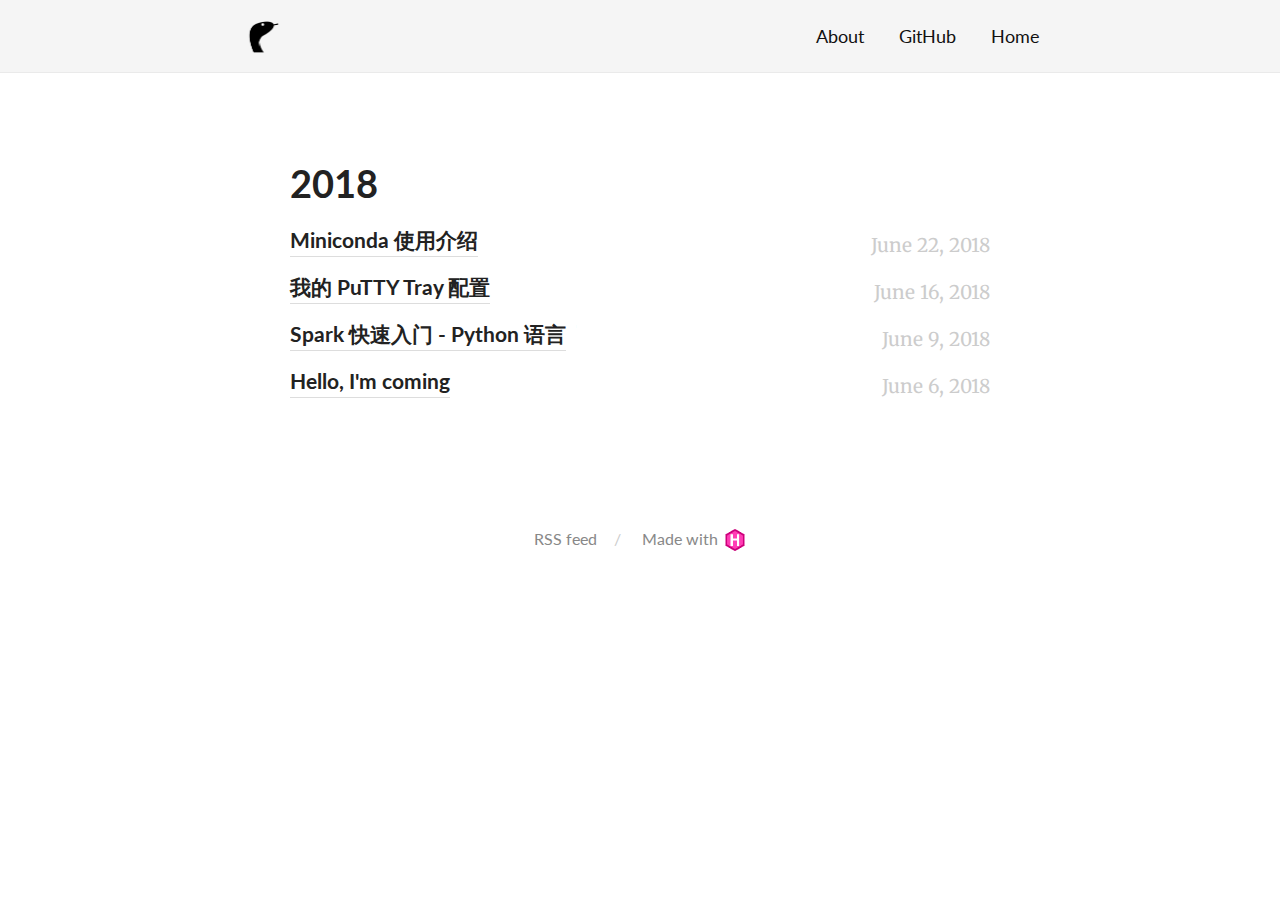
<file: index.html>
<!DOCTYPE html>
<html lang="en-us">
  <head>
    <meta charset="utf-8">
<meta name="viewport" content="width=device-width, initial-scale=1.0">
<meta name="generator" content="Hugo 0.41" />


<title>Luoxu34&#39;s Blog</title>
<meta property="og:title" content="Luoxu34&#39;s Blog">
<meta property="og:type" content="website">



<meta property="description" content="">





<link href="https://luoxu34.github.io/index.xml" rel="alternate" type="application/rss+xml" title="Luoxu34&#39;s Blog" />


<link rel="icon" href="https://luoxu34.github.io/images/favicon.png" type="image/x-icon"/>
<link rel="stylesheet" href="https://luoxu34.github.io/css/main.css" media="all">
<link rel="stylesheet" href="//fonts.googleapis.com/css?family=Merriweather:400|Lato:400,400italic,700">

  </head>
  <body>
    <div class="wrapper">
      <header class="header">
        <nav class="nav">
  <a href="https://luoxu34.github.io/" class="nav-logo">
    <img src="https://luoxu34.github.io/images/logo.png" 
         width="50" 
         height="50" 
         alt="Logo">
  </a>

  <ul class="nav-links">
    
    <li><a href="/about/">About</a></li>
    
    <li><a href="https://github.com/luoxu34">GitHub</a></li>
    
    <li><a href="https://luoxu34.github.io/">Home</a></li>
    
  </ul>
</nav>

      </header>


<main class="content" role="main">

  <div class="archive">
    
    <h2 class="archive-title">2018</h2>
    
    <article class="archive-item">
      <a href="https://luoxu34.github.io/2018/06/22/miniconda-%E4%BD%BF%E7%94%A8%E4%BB%8B%E7%BB%8D/" class="archive-item-link">Miniconda 使用介绍</a>
      <span class="archive-item-date">
        June 22, 2018
      </span>
    </article>
    
    <article class="archive-item">
      <a href="https://luoxu34.github.io/2018/06/16/%E6%88%91%E7%9A%84-putty-tray-%E9%85%8D%E7%BD%AE/" class="archive-item-link">我的 PuTTY Tray 配置</a>
      <span class="archive-item-date">
        June 16, 2018
      </span>
    </article>
    
    <article class="archive-item">
      <a href="https://luoxu34.github.io/2018/06/09/spark-%E5%BF%AB%E9%80%9F%E5%85%A5%E9%97%A8---python-%E8%AF%AD%E8%A8%80/" class="archive-item-link">Spark 快速入门 - Python 语言</a>
      <span class="archive-item-date">
        June 9, 2018
      </span>
    </article>
    
    <article class="archive-item">
      <a href="https://luoxu34.github.io/2018/06/06/hello-im-coming/" class="archive-item-link">Hello, I&#39;m coming</a>
      <span class="archive-item-date">
        June 6, 2018
      </span>
    </article>
    
    
  </div>

</main>

      <footer class="footer">
        <ul class="footer-links">
          <li>
            <a href="https://luoxu34.github.io/index.xml" type="application/rss+xml" target="_blank">RSS feed</a>
          </li>
          <li>
            <a href="https://gohugo.io/" class="footer-links-kudos">Made with <img src="https://luoxu34.github.io/images/hugo-logo.png" width="22" height="22"></a>
          </li>
        </ul>
      </footer>

    </div>

    
  </body>
</html>
</file>
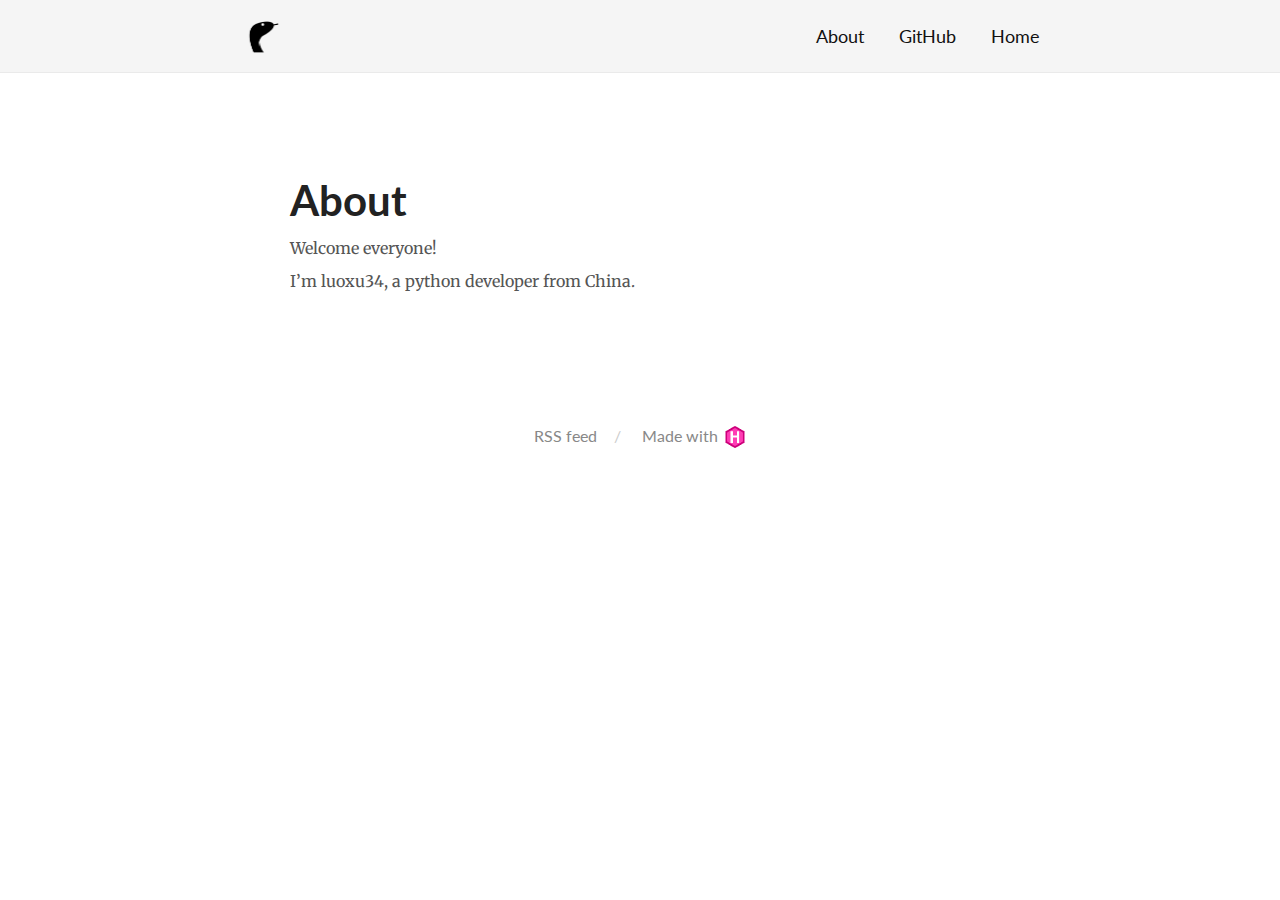
<file: about/index.html>
<!DOCTYPE html>
<html lang="en-us">
  <head>
    <meta charset="utf-8">
<meta name="viewport" content="width=device-width, initial-scale=1.0">
<meta name="generator" content="Hugo 0.41" />


<title>About - Luoxu34&#39;s Blog</title>
<meta property="og:title" content="About - Luoxu34&#39;s Blog">



  






<link rel="icon" href="https://luoxu34.github.io/images/favicon.png" type="image/x-icon"/>
<link rel="stylesheet" href="https://luoxu34.github.io/css/main.css" media="all">
<link rel="stylesheet" href="//fonts.googleapis.com/css?family=Merriweather:400|Lato:400,400italic,700">

  </head>
  <body>
    <div class="wrapper">
      <header class="header">
        <nav class="nav">
  <a href="https://luoxu34.github.io/" class="nav-logo">
    <img src="https://luoxu34.github.io/images/logo.png" 
         width="50" 
         height="50" 
         alt="Logo">
  </a>

  <ul class="nav-links">
    
    <li><a href="/about/">About</a></li>
    
    <li><a href="https://github.com/luoxu34">GitHub</a></li>
    
    <li><a href="https://luoxu34.github.io/">Home</a></li>
    
  </ul>
</nav>

      </header>


<main class="content" role="main">

  <article class="article">
    

    <h1 class="article-title">About</h1>

    

    <div class="article-content">
      <p>Welcome everyone!</p>

<p>I&rsquo;m luoxu34, a python developer from China.</p>

    </div>
  </article>

  

</main>

      <footer class="footer">
        <ul class="footer-links">
          <li>
            <a href="https://luoxu34.github.io/index.xml" type="application/rss+xml" target="_blank">RSS feed</a>
          </li>
          <li>
            <a href="https://gohugo.io/" class="footer-links-kudos">Made with <img src="https://luoxu34.github.io/images/hugo-logo.png" width="22" height="22"></a>
          </li>
        </ul>
      </footer>

    </div>

    
  </body>
</html>
</file>
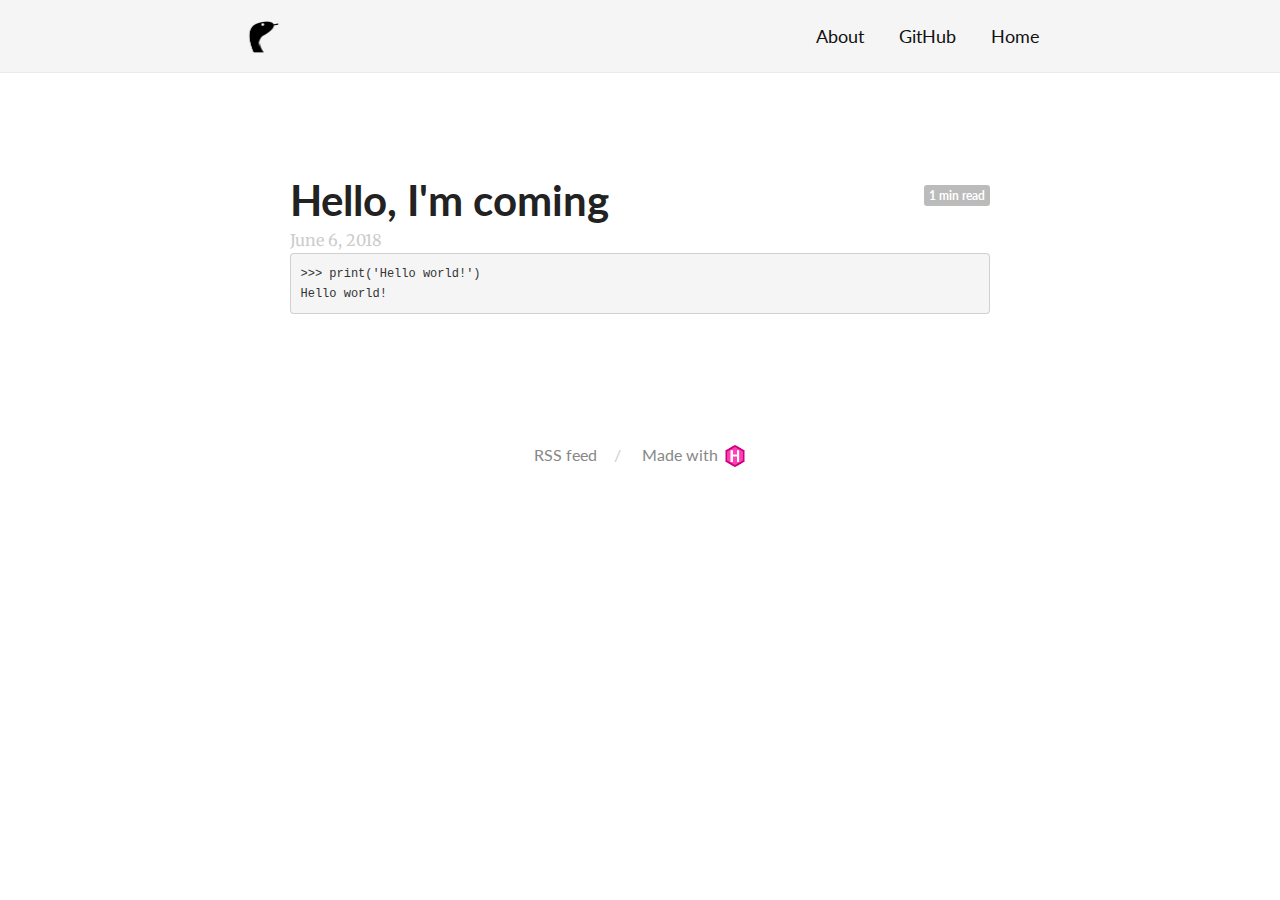
<file: 2018/06/06/hello-im-coming/index.html>
<!DOCTYPE html>
<html lang="en-us">
  <head>
    <meta charset="utf-8">
<meta name="viewport" content="width=device-width, initial-scale=1.0">
<meta name="generator" content="Hugo 0.41" />


<title>Hello, I&#39;m coming - Luoxu34&#39;s Blog</title>
<meta property="og:title" content="Hello, I&#39;m coming - Luoxu34&#39;s Blog">



  






<link rel="icon" href="https://luoxu34.github.io/images/favicon.png" type="image/x-icon"/>
<link rel="stylesheet" href="https://luoxu34.github.io/css/main.css" media="all">
<link rel="stylesheet" href="//fonts.googleapis.com/css?family=Merriweather:400|Lato:400,400italic,700">

  </head>
  <body>
    <div class="wrapper">
      <header class="header">
        <nav class="nav">
  <a href="https://luoxu34.github.io/" class="nav-logo">
    <img src="https://luoxu34.github.io/images/logo.png" 
         width="50" 
         height="50" 
         alt="Logo">
  </a>

  <ul class="nav-links">
    
    <li><a href="/about/">About</a></li>
    
    <li><a href="https://github.com/luoxu34">GitHub</a></li>
    
    <li><a href="https://luoxu34.github.io/">Home</a></li>
    
  </ul>
</nav>

      </header>


<main class="content" role="main">

  <article class="article">
    
    <span class="article-duration">1 min read</span>
    

    <h1 class="article-title">Hello, I&#39;m coming</h1>

    
    <span class="article-date">June 6, 2018</span>
    

    <div class="article-content">
      <pre><code class="language-python">&gt;&gt;&gt; print('Hello world!')
Hello world!
</code></pre>

    </div>
  </article>

  

</main>

      <footer class="footer">
        <ul class="footer-links">
          <li>
            <a href="https://luoxu34.github.io/index.xml" type="application/rss+xml" target="_blank">RSS feed</a>
          </li>
          <li>
            <a href="https://gohugo.io/" class="footer-links-kudos">Made with <img src="https://luoxu34.github.io/images/hugo-logo.png" width="22" height="22"></a>
          </li>
        </ul>
      </footer>

    </div>

    
  </body>
</html>
</file>
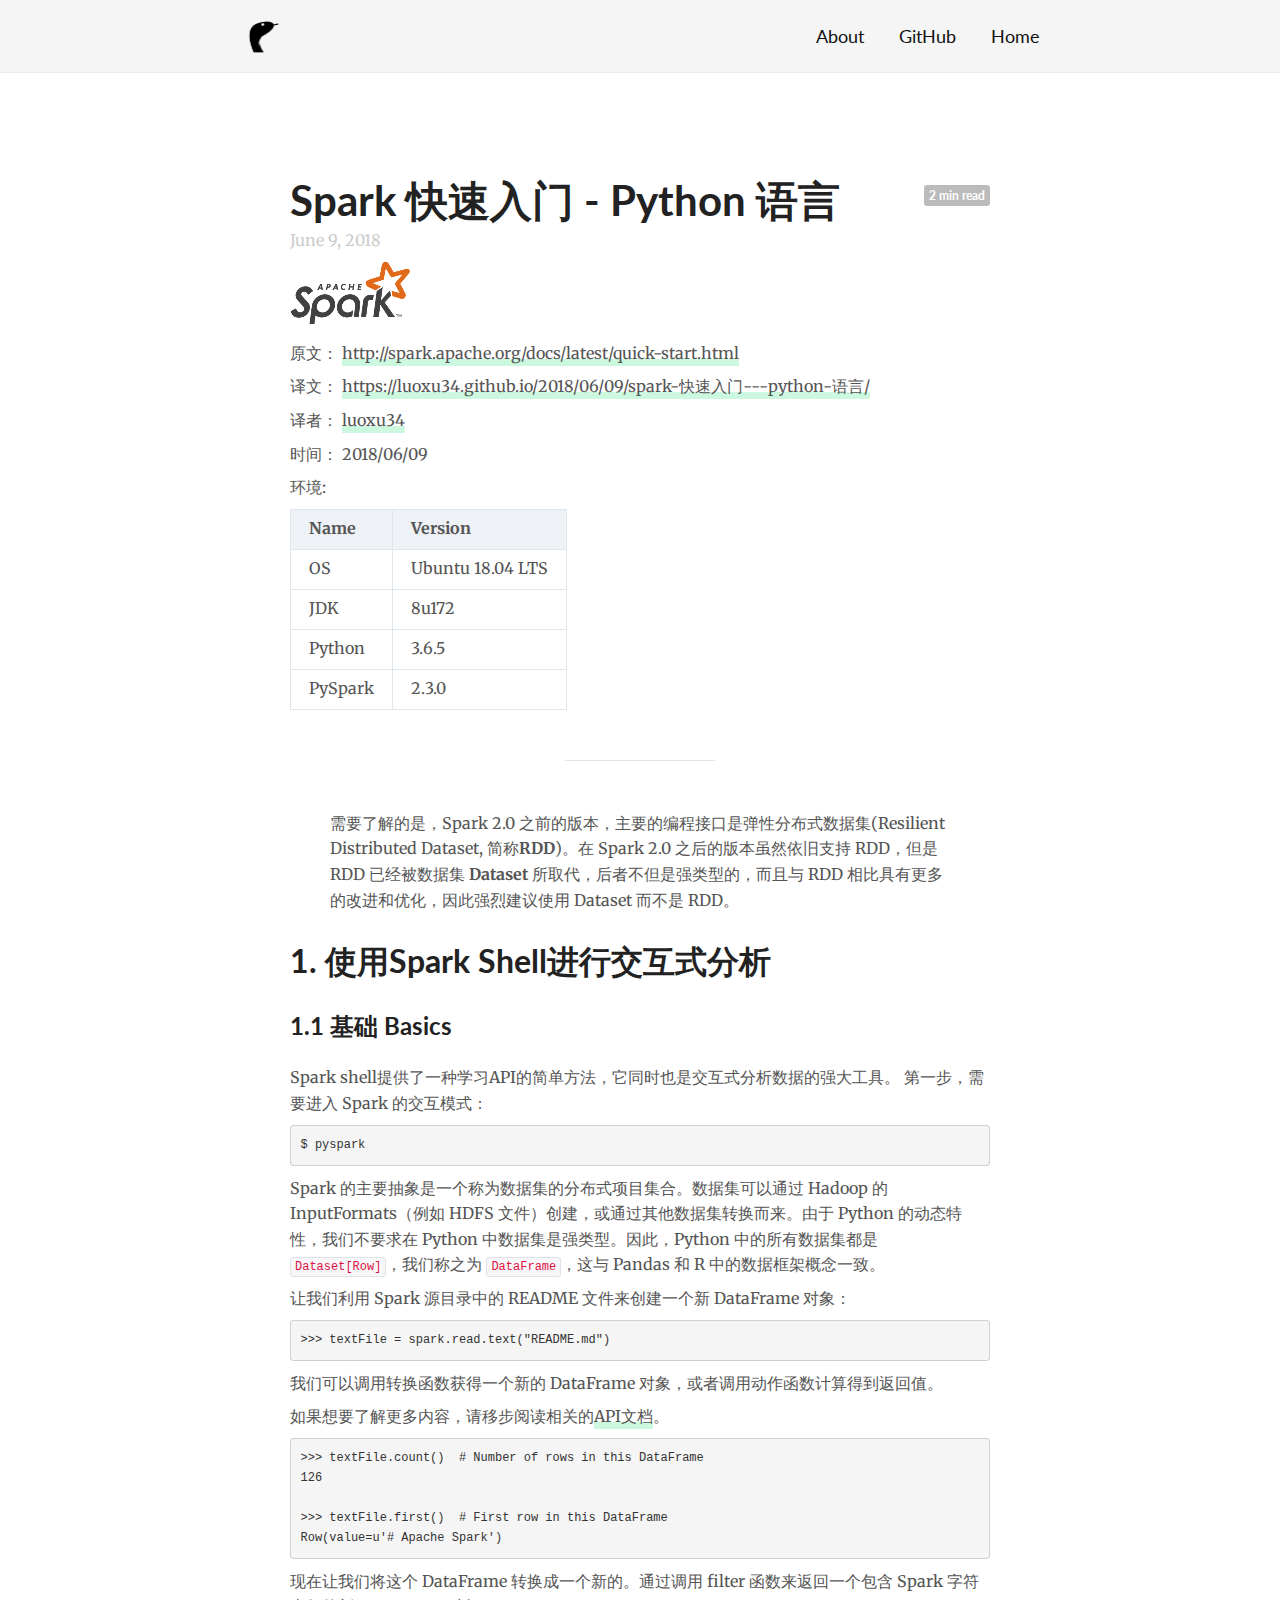
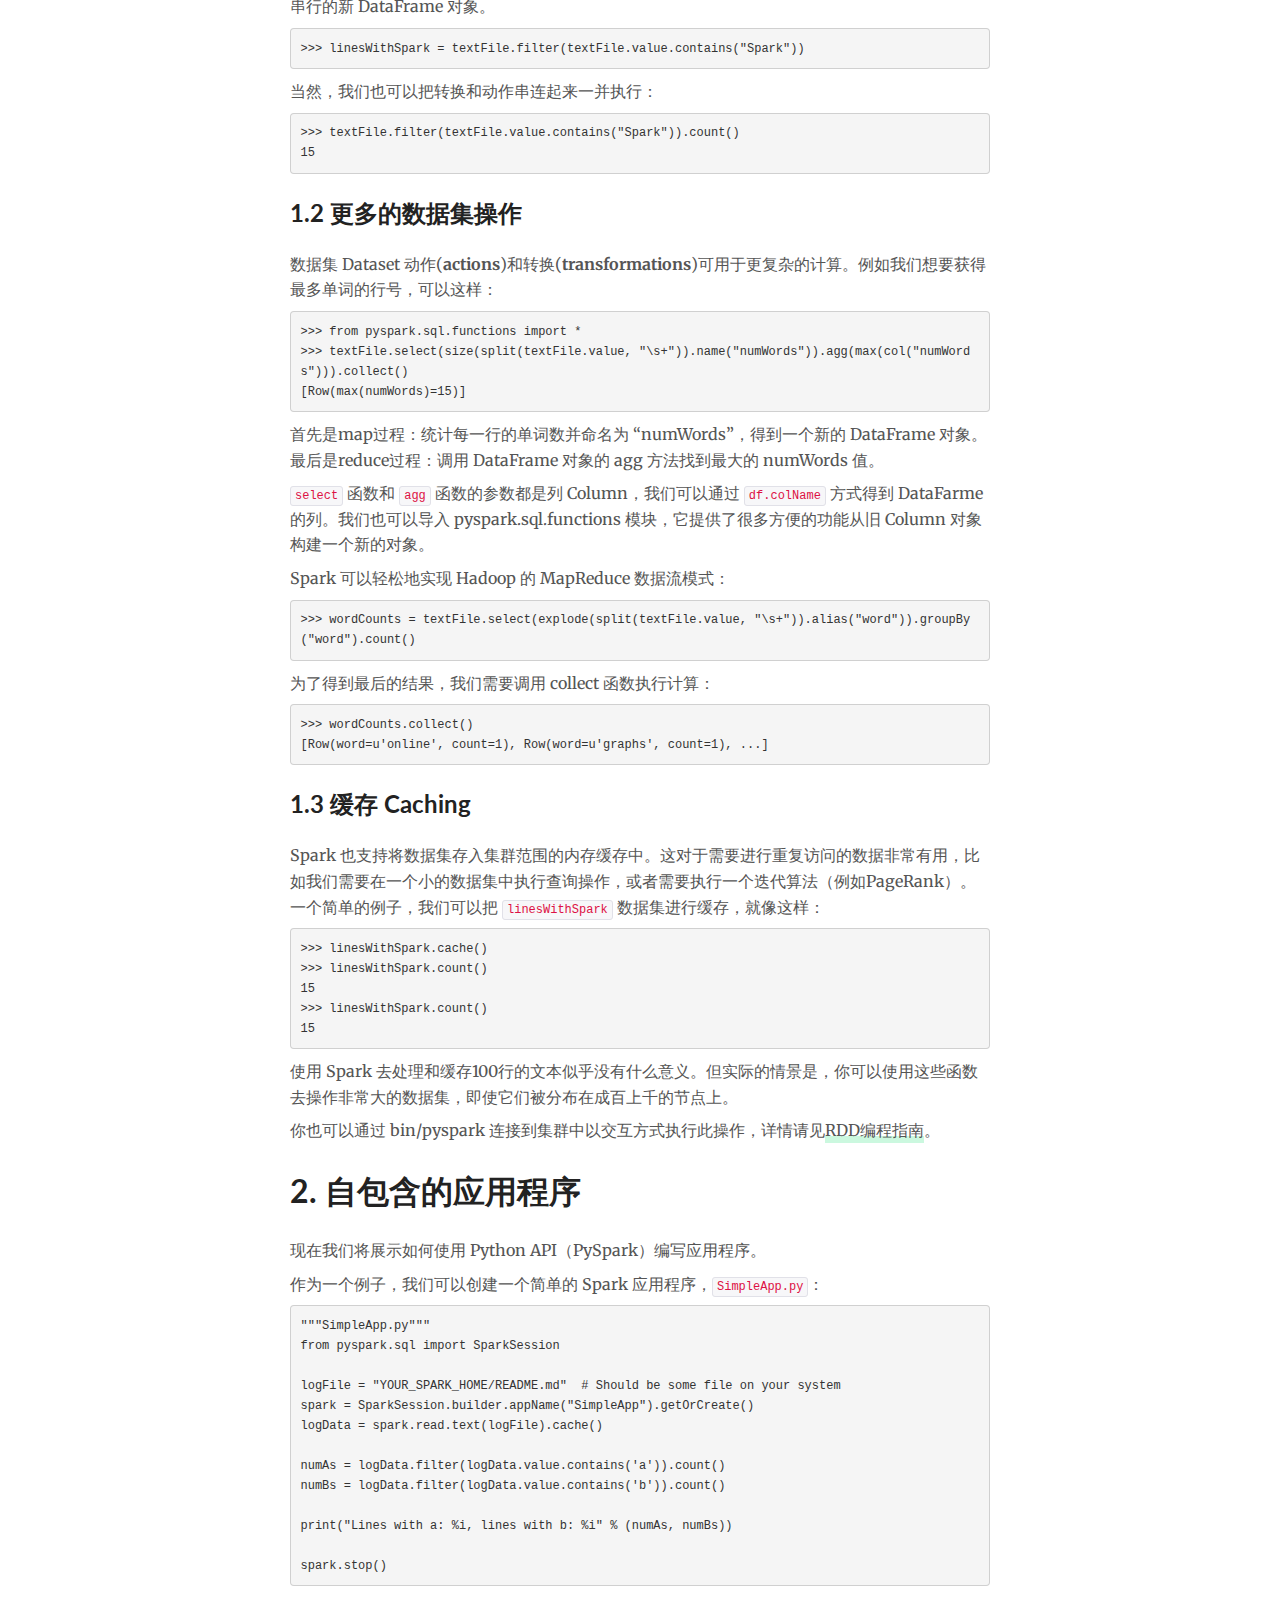
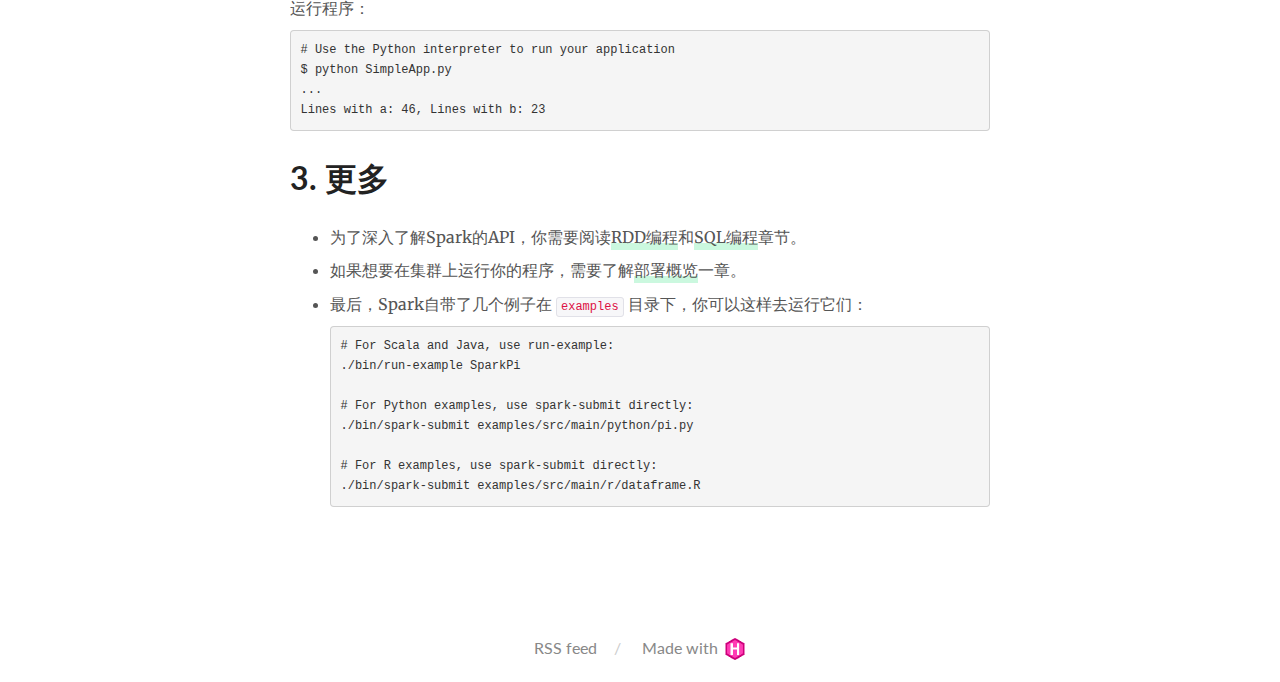
<file: 2018/06/09/spark-快速入门---python-语言/index.html>
<!DOCTYPE html>
<html lang="en-us">
  <head>
    <meta charset="utf-8">
<meta name="viewport" content="width=device-width, initial-scale=1.0">
<meta name="generator" content="Hugo 0.41" />


<title>Spark 快速入门 - Python 语言 - Luoxu34&#39;s Blog</title>
<meta property="og:title" content="Spark 快速入门 - Python 语言 - Luoxu34&#39;s Blog">



  






<link rel="icon" href="https://luoxu34.github.io/images/favicon.png" type="image/x-icon"/>
<link rel="stylesheet" href="https://luoxu34.github.io/css/main.css" media="all">
<link rel="stylesheet" href="//fonts.googleapis.com/css?family=Merriweather:400|Lato:400,400italic,700">

  </head>
  <body>
    <div class="wrapper">
      <header class="header">
        <nav class="nav">
  <a href="https://luoxu34.github.io/" class="nav-logo">
    <img src="https://luoxu34.github.io/images/logo.png" 
         width="50" 
         height="50" 
         alt="Logo">
  </a>

  <ul class="nav-links">
    
    <li><a href="/about/">About</a></li>
    
    <li><a href="https://github.com/luoxu34">GitHub</a></li>
    
    <li><a href="https://luoxu34.github.io/">Home</a></li>
    
  </ul>
</nav>

      </header>


<main class="content" role="main">

  <article class="article">
    
    <span class="article-duration">2 min read</span>
    

    <h1 class="article-title">Spark 快速入门 - Python 语言</h1>

    
    <span class="article-date">June 9, 2018</span>
    

    <div class="article-content">
      

<p><img src="https://luoxu34.github.io/images/spark-logo.png" alt="spark-logo" /></p>

<p>原文： <a href="http://spark.apache.org/docs/latest/quick-start.html">http://spark.apache.org/docs/latest/quick-start.html</a></p>

<p>译文： <a href="https://luoxu34.github.io/2018/06/09/spark-快速入门---python-语言/">https://luoxu34.github.io/2018/06/09/spark-快速入门---python-语言/</a></p>

<p>译者： <a href="https://github.com/luoxu34">luoxu34</a></p>

<p>时间： 2018/06/09</p>

<p>环境:</p>

<table>
<thead>
<tr>
<th align="left">Name</th>
<th align="left">Version</th>
</tr>
</thead>

<tbody>
<tr>
<td align="left">OS</td>
<td align="left">Ubuntu 18.04 LTS</td>
</tr>

<tr>
<td align="left">JDK</td>
<td align="left">8u172</td>
</tr>

<tr>
<td align="left">Python</td>
<td align="left">3.6.5</td>
</tr>

<tr>
<td align="left">PySpark</td>
<td align="left">2.3.0</td>
</tr>
</tbody>
</table>

<hr />

<blockquote>
<p>需要了解的是，Spark 2.0  之前的版本，主要的编程接口是弹性分布式数据集(Resilient Distributed Dataset, 简称<strong>RDD</strong>)。在 Spark 2.0 之后的版本虽然依旧支持 RDD，但是 RDD 已经被数据集 <strong>Dataset</strong> 所取代，后者不但是强类型的，而且与 RDD 相比具有更多的改进和优化，因此强烈建议使用 Dataset 而不是 RDD。</p>
</blockquote>

<h1 id="1-使用spark-shell进行交互式分析">1. 使用Spark Shell进行交互式分析</h1>

<h2 id="1-1-基础-basics">1.1 基础 Basics</h2>

<p>Spark shell提供了一种学习API的简单方法，它同时也是交互式分析数据的强大工具。
第一步，需要进入 Spark 的交互模式：</p>

<pre><code>$ pyspark
</code></pre>

<p>Spark 的主要抽象是一个称为数据集的分布式项目集合。数据集可以通过 Hadoop 的 InputFormats（例如 HDFS 文件）创建，或通过其他数据集转换而来。由于 Python 的动态特性，我们不要求在 Python 中数据集是强类型。因此，Python 中的所有数据集都是 <code>Dataset[Row]</code>，我们称之为 <code>DataFrame</code>，这与 Pandas 和 R 中的数据框架概念一致。</p>

<p>让我们利用 Spark 源目录中的 README 文件来创建一个新 DataFrame 对象：</p>

<pre><code>&gt;&gt;&gt; textFile = spark.read.text(&quot;README.md&quot;)
</code></pre>

<p>我们可以调用转换函数获得一个新的 DataFrame 对象，或者调用动作函数计算得到返回值。</p>

<p>如果想要了解更多内容，请移步阅读相关的<a href="http://spark.apache.org/docs/latest/api/python/index.html#pyspark.sql.DataFrame">API文档</a>。</p>

<pre><code>&gt;&gt;&gt; textFile.count()  # Number of rows in this DataFrame
126

&gt;&gt;&gt; textFile.first()  # First row in this DataFrame
Row(value=u'# Apache Spark')
</code></pre>

<p>现在让我们将这个 DataFrame 转换成一个新的。通过调用 filter 函数来返回一个包含 Spark 字符串行的新 DataFrame 对象。</p>

<pre><code>&gt;&gt;&gt; linesWithSpark = textFile.filter(textFile.value.contains(&quot;Spark&quot;))
</code></pre>

<p>当然，我们也可以把转换和动作串连起来一并执行：</p>

<pre><code>&gt;&gt;&gt; textFile.filter(textFile.value.contains(&quot;Spark&quot;)).count()
15
</code></pre>

<h2 id="1-2-更多的数据集操作">1.2 更多的数据集操作</h2>

<p>数据集 Dataset 动作(<strong>actions</strong>)和转换(<strong>transformations</strong>)可用于更复杂的计算。例如我们想要获得最多单词的行号，可以这样：</p>

<pre><code>&gt;&gt;&gt; from pyspark.sql.functions import *
&gt;&gt;&gt; textFile.select(size(split(textFile.value, &quot;\s+&quot;)).name(&quot;numWords&quot;)).agg(max(col(&quot;numWords&quot;))).collect()
[Row(max(numWords)=15)]
</code></pre>

<p>首先是map过程：统计每一行的单词数并命名为 &ldquo;numWords&rdquo;，得到一个新的 DataFrame 对象。最后是reduce过程：调用 DataFrame 对象的 agg 方法找到最大的 numWords 值。</p>

<p><code>select</code> 函数和 <code>agg</code> 函数的参数都是列 Column，我们可以通过 <code>df.colName</code> 方式得到 DataFarme 的列。我们也可以导入 pyspark.sql.functions 模块，它提供了很多方便的功能从旧 Column 对象构建一个新的对象。</p>

<p>Spark 可以轻松地实现 Hadoop 的 MapReduce 数据流模式：</p>

<pre><code>&gt;&gt;&gt; wordCounts = textFile.select(explode(split(textFile.value, &quot;\s+&quot;)).alias(&quot;word&quot;)).groupBy(&quot;word&quot;).count()
</code></pre>

<p>为了得到最后的结果，我们需要调用 collect 函数执行计算：</p>

<pre><code>&gt;&gt;&gt; wordCounts.collect()
[Row(word=u'online', count=1), Row(word=u'graphs', count=1), ...]
</code></pre>

<h2 id="1-3-缓存-caching">1.3 缓存 Caching</h2>

<p>Spark 也支持将数据集存入集群范围的内存缓存中。这对于需要进行重复访问的数据非常有用，比如我们需要在一个小的数据集中执行查询操作，或者需要执行一个迭代算法（例如PageRank）。
一个简单的例子，我们可以把 <code>linesWithSpark</code> 数据集进行缓存，就像这样：</p>

<pre><code>&gt;&gt;&gt; linesWithSpark.cache()
&gt;&gt;&gt; linesWithSpark.count()
15
&gt;&gt;&gt; linesWithSpark.count()
15
</code></pre>

<p>使用 Spark 去处理和缓存100行的文本似乎没有什么意义。但实际的情景是，你可以使用这些函数去操作非常大的数据集，即使它们被分布在成百上千的节点上。</p>

<p>你也可以通过 bin/pyspark 连接到集群中以交互方式执行此操作，详情请见<a href="http://spark.apache.org/docs/latest/rdd-programming-guide.html#using-the-shell">RDD编程指南</a>。</p>

<h1 id="2-自包含的应用程序">2. 自包含的应用程序</h1>

<p>现在我们将展示如何使用 Python API（PySpark）编写应用程序。</p>

<p>作为一个例子，我们可以创建一个简单的 Spark 应用程序，<code>SimpleApp.py</code>：</p>

<pre><code>&quot;&quot;&quot;SimpleApp.py&quot;&quot;&quot;
from pyspark.sql import SparkSession

logFile = &quot;YOUR_SPARK_HOME/README.md&quot;  # Should be some file on your system
spark = SparkSession.builder.appName(&quot;SimpleApp&quot;).getOrCreate()
logData = spark.read.text(logFile).cache()

numAs = logData.filter(logData.value.contains('a')).count()
numBs = logData.filter(logData.value.contains('b')).count()

print(&quot;Lines with a: %i, lines with b: %i&quot; % (numAs, numBs))

spark.stop()
</code></pre>

<p>运行程序：</p>

<pre><code># Use the Python interpreter to run your application
$ python SimpleApp.py
...
Lines with a: 46, Lines with b: 23
</code></pre>

<h1 id="3-更多">3. 更多</h1>

<ul>
<li><p>为了深入了解Spark的API，你需要阅读<a href="http://spark.apache.org/docs/latest/rdd-programming-guide.html">RDD编程</a>和<a href="http://spark.apache.org/docs/latest/rdd-programming-guide.html">SQL编程</a>章节。</p></li>

<li><p>如果想要在集群上运行你的程序，需要了解<a href="http://spark.apache.org/docs/latest/rdd-programming-guide.html">部署概览</a>一章。</p></li>

<li><p>最后，Spark自带了几个例子在 <code>examples</code> 目录下，你可以这样去运行它们：</p>

<pre><code># For Scala and Java, use run-example:
./bin/run-example SparkPi

# For Python examples, use spark-submit directly:
./bin/spark-submit examples/src/main/python/pi.py

# For R examples, use spark-submit directly:
./bin/spark-submit examples/src/main/r/dataframe.R
</code></pre></li>
</ul>

    </div>
  </article>

  

</main>

      <footer class="footer">
        <ul class="footer-links">
          <li>
            <a href="https://luoxu34.github.io/index.xml" type="application/rss+xml" target="_blank">RSS feed</a>
          </li>
          <li>
            <a href="https://gohugo.io/" class="footer-links-kudos">Made with <img src="https://luoxu34.github.io/images/hugo-logo.png" width="22" height="22"></a>
          </li>
        </ul>
      </footer>

    </div>

    
  </body>
</html>
</file>
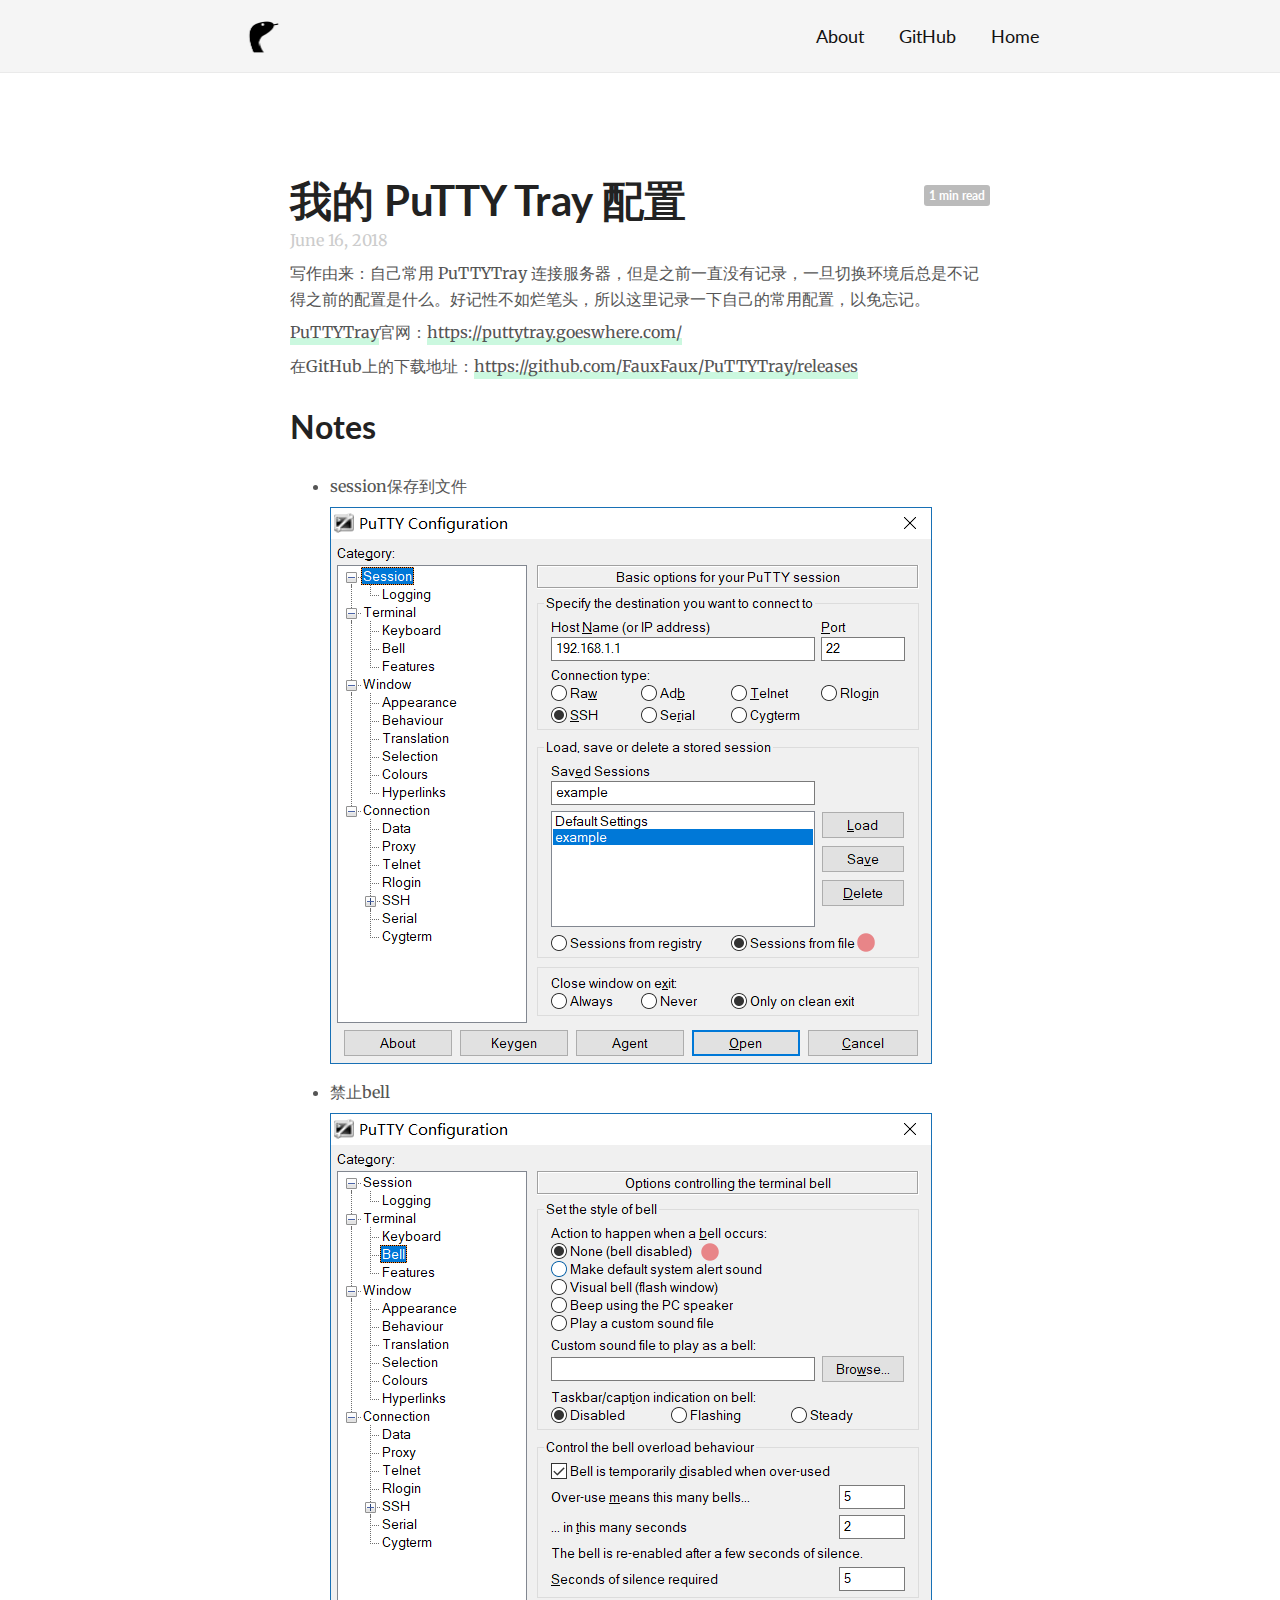
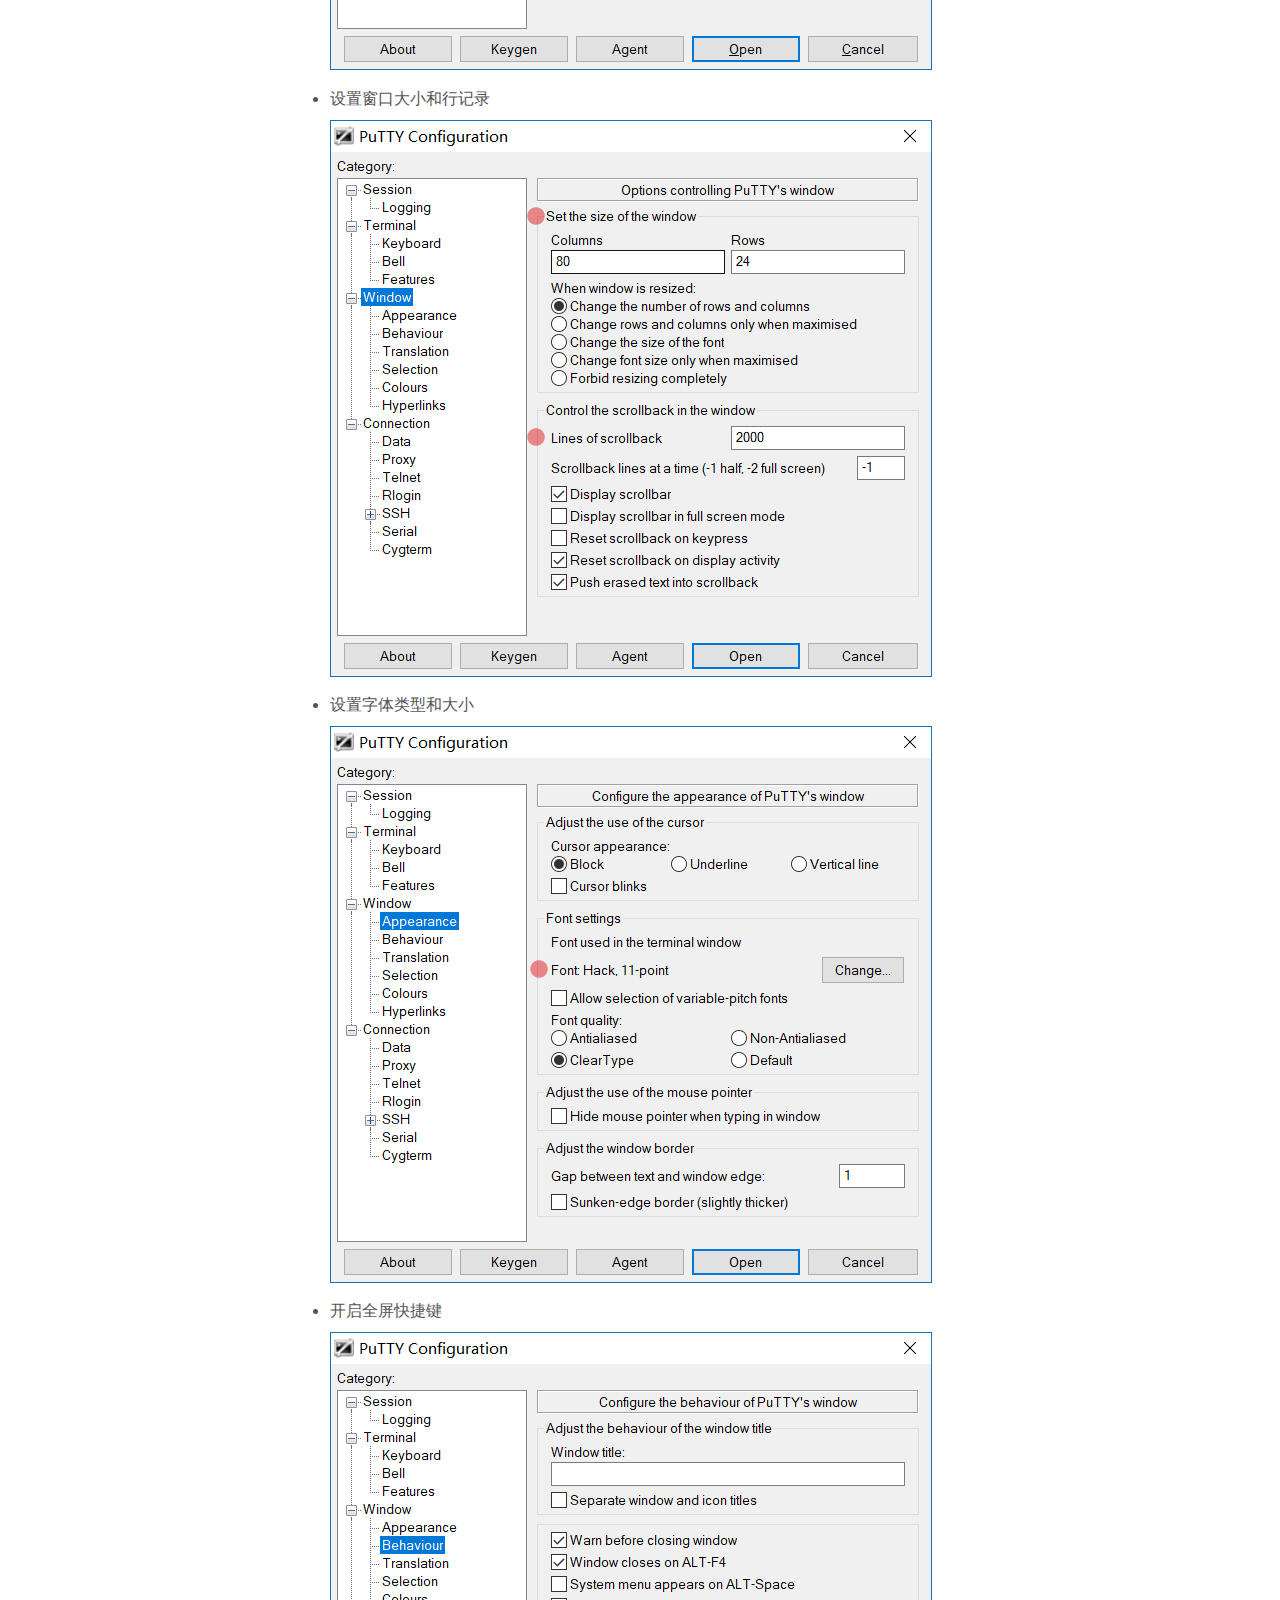
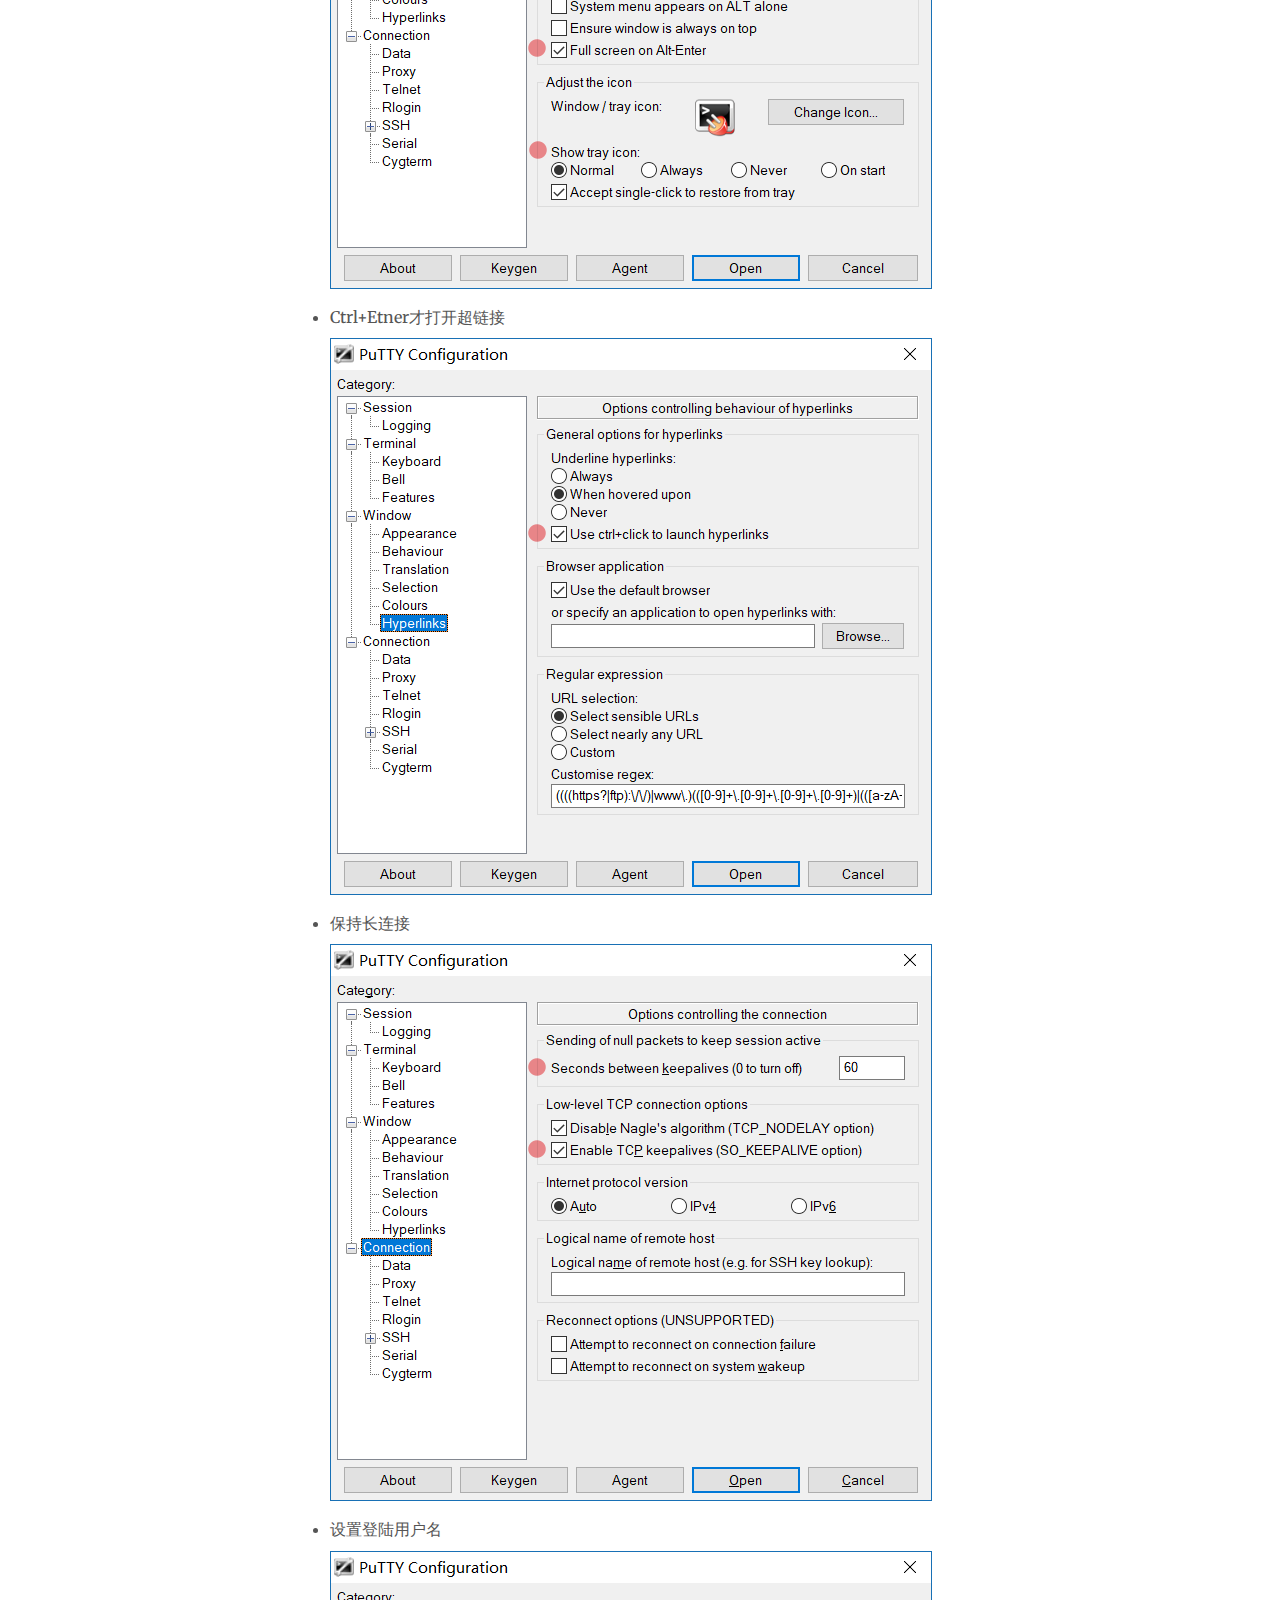
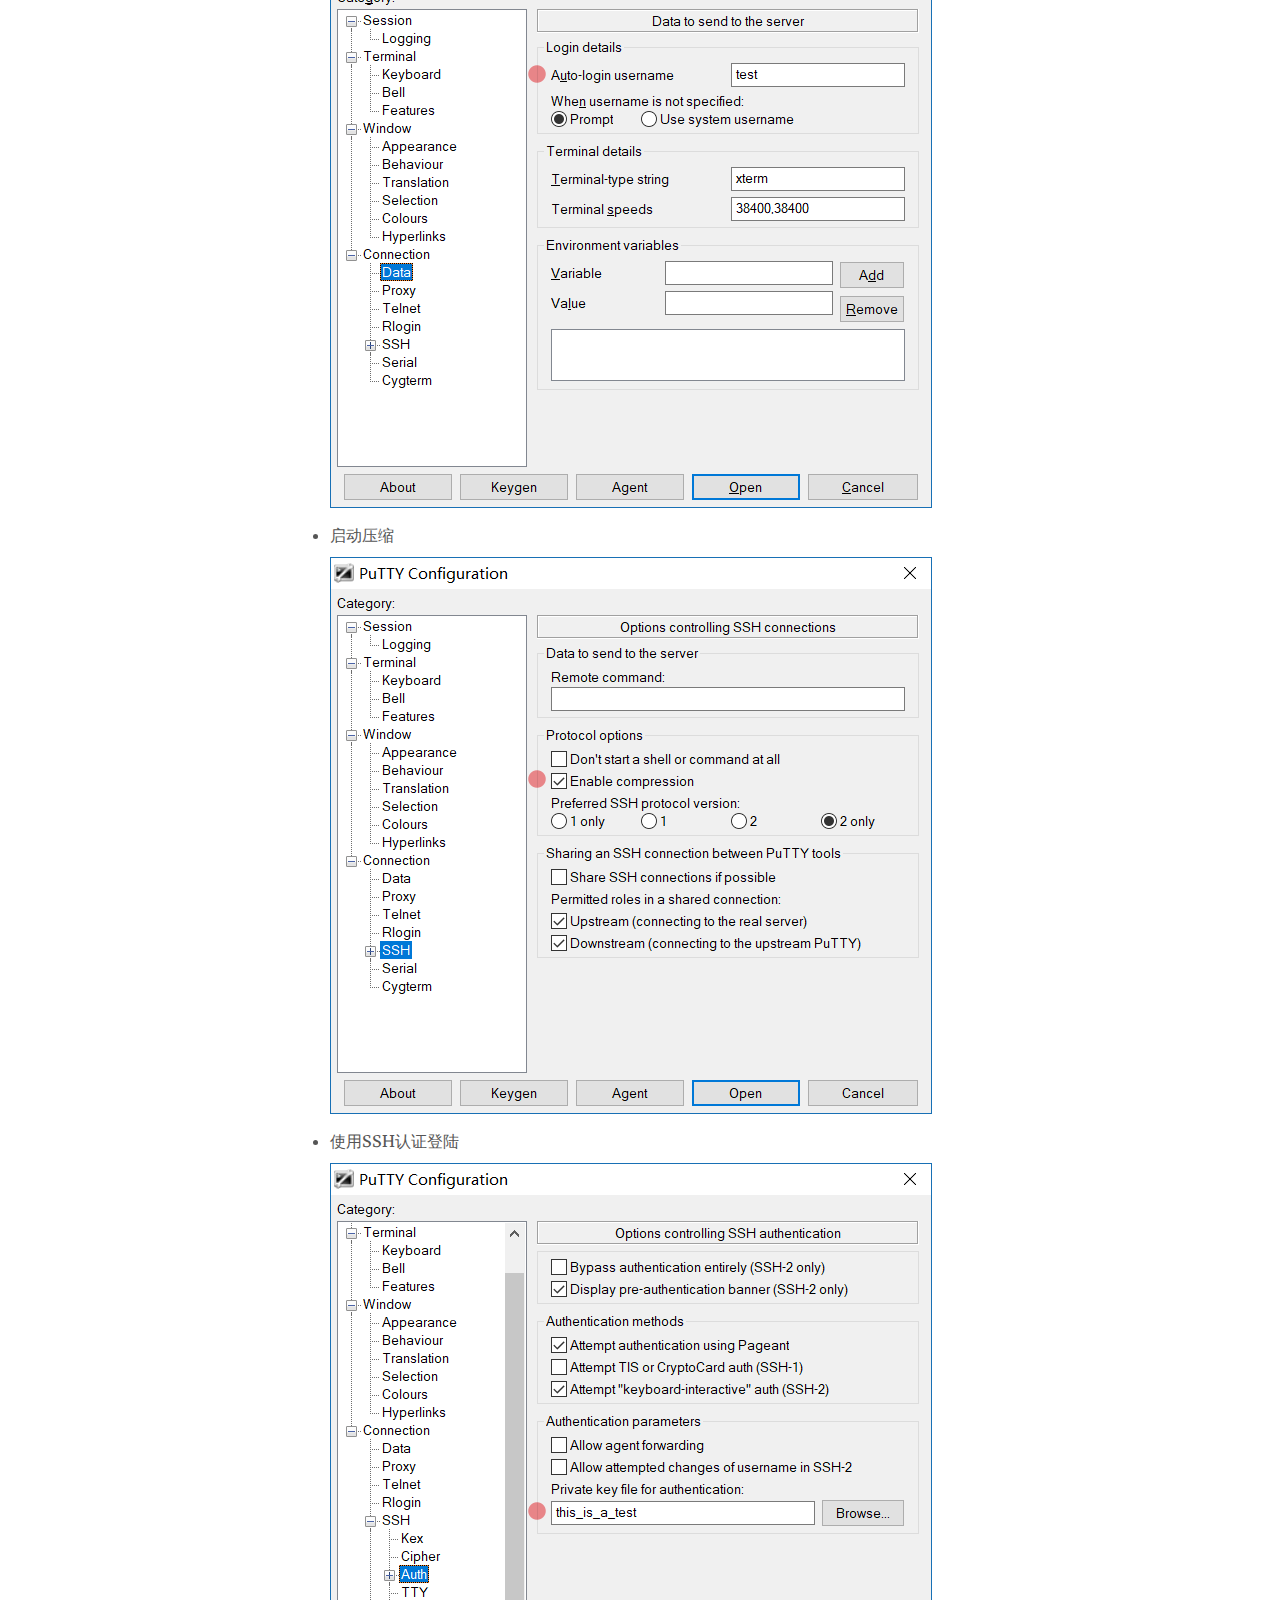
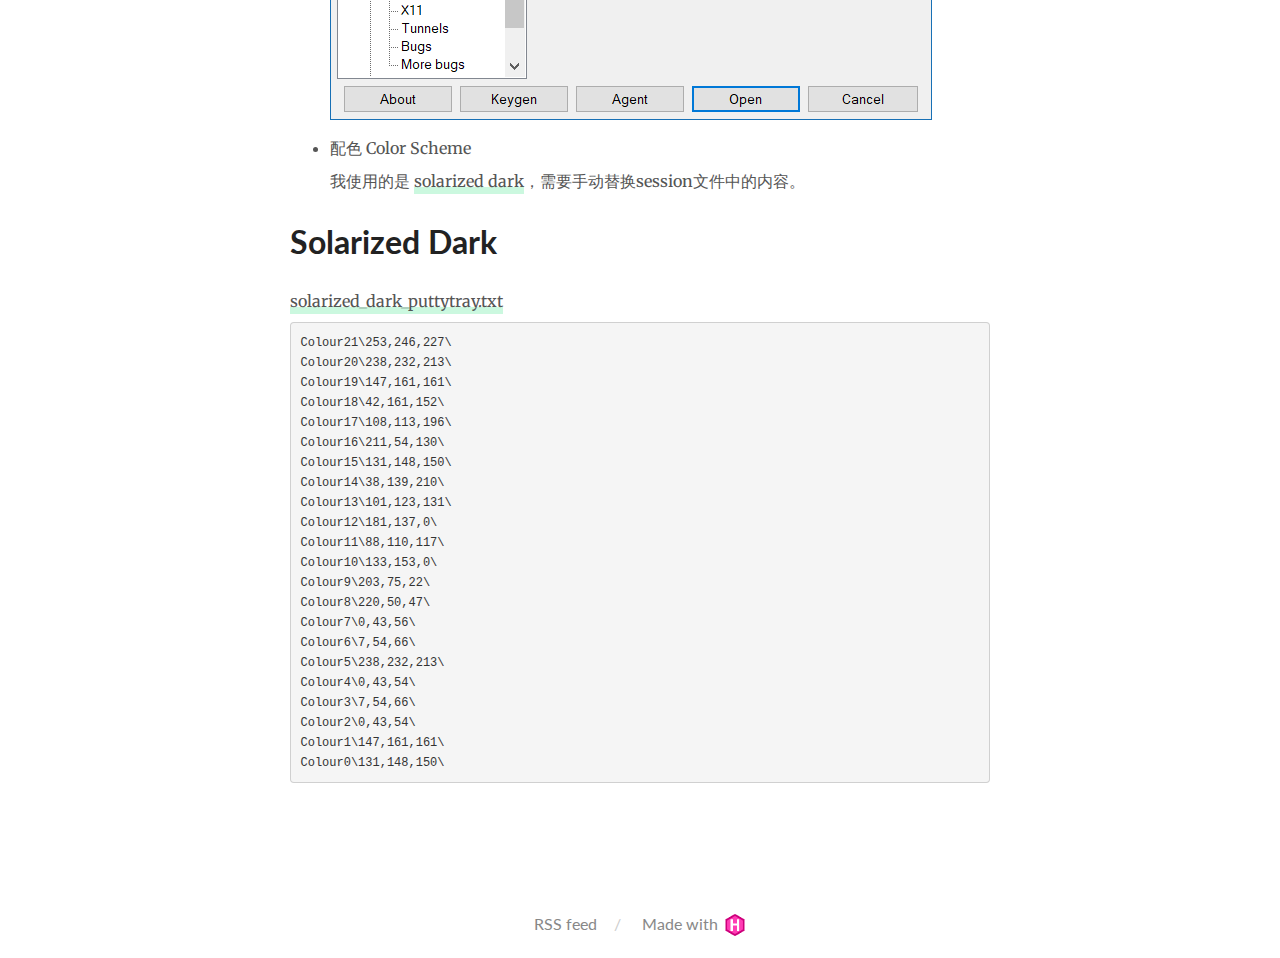
<file: 2018/06/16/我的-putty-tray-配置/index.html>
<!DOCTYPE html>
<html lang="en-us">
  <head>
    <meta charset="utf-8">
<meta name="viewport" content="width=device-width, initial-scale=1.0">
<meta name="generator" content="Hugo 0.41" />


<title>我的 PuTTY Tray 配置 - Luoxu34&#39;s Blog</title>
<meta property="og:title" content="我的 PuTTY Tray 配置 - Luoxu34&#39;s Blog">



  






<link rel="icon" href="https://luoxu34.github.io/images/favicon.png" type="image/x-icon"/>
<link rel="stylesheet" href="https://luoxu34.github.io/css/main.css" media="all">
<link rel="stylesheet" href="//fonts.googleapis.com/css?family=Merriweather:400|Lato:400,400italic,700">

  </head>
  <body>
    <div class="wrapper">
      <header class="header">
        <nav class="nav">
  <a href="https://luoxu34.github.io/" class="nav-logo">
    <img src="https://luoxu34.github.io/images/logo.png" 
         width="50" 
         height="50" 
         alt="Logo">
  </a>

  <ul class="nav-links">
    
    <li><a href="/about/">About</a></li>
    
    <li><a href="https://github.com/luoxu34">GitHub</a></li>
    
    <li><a href="https://luoxu34.github.io/">Home</a></li>
    
  </ul>
</nav>

      </header>


<main class="content" role="main">

  <article class="article">
    
    <span class="article-duration">1 min read</span>
    

    <h1 class="article-title">我的 PuTTY Tray 配置</h1>

    
    <span class="article-date">June 16, 2018</span>
    

    <div class="article-content">
      

<p>写作由来：自己常用 PuTTYTray 连接服务器，但是之前一直没有记录，一旦切换环境后总是不记得之前的配置是什么。好记性不如烂笔头，所以这里记录一下自己的常用配置，以免忘记。</p>

<p><a href="https://puttytray.goeswhere.com/">PuTTYTray</a>官网：<a href="https://puttytray.goeswhere.com/">https://puttytray.goeswhere.com/</a></p>

<p>在GitHub上的下载地址：<a href="https://github.com/FauxFaux/PuTTYTray/releases">https://github.com/FauxFaux/PuTTYTray/releases</a></p>

<h1 id="notes">Notes</h1>

<ul>
<li><p>session保存到文件</p>

<p><img src="https://luoxu34.github.io/images/putty_tray/1_sessions.png" alt="" /></p></li>

<li><p>禁止bell</p>

<p><img src="https://luoxu34.github.io/images/putty_tray/2_bell_disable.png" alt="" /></p></li>

<li><p>设置窗口大小和行记录</p>

<p><img src="https://luoxu34.github.io/images/putty_tray/3_size_and_line.png" alt="" /></p></li>

<li><p>设置字体类型和大小</p>

<p><img src="https://luoxu34.github.io/images/putty_tray/4_font.png" alt="" /></p></li>

<li><p>开启全屏快捷键</p>

<p><img src="https://luoxu34.github.io/images/putty_tray/5_behaviour.png" alt="" /></p></li>

<li><p>Ctrl+Etner才打开超链接</p>

<p><img src="https://luoxu34.github.io/images/putty_tray/6_hyperlinks.png" alt="" /></p></li>

<li><p>保持长连接</p>

<p><img src="https://luoxu34.github.io/images/putty_tray/7_keepalives.png" alt="" /></p></li>

<li><p>设置登陆用户名</p>

<p><img src="https://luoxu34.github.io/images/putty_tray/8_login_username.png" alt="" /></p></li>

<li><p>启动压缩</p>

<p><img src="https://luoxu34.github.io/images/putty_tray/9_compression.png" alt="" /></p></li>

<li><p>使用SSH认证登陆</p>

<p><img src="https://luoxu34.github.io/images/putty_tray/10_pem.png" alt="" /></p></li>

<li><p>配色 Color Scheme</p>

<p>我使用的是 <a href="https://github.com/altercation/solarized/tree/master/putty-colors-solarized">solarized dark</a>，需要手动替换session文件中的内容。</p></li>
</ul>

<h1 id="solarized-dark">Solarized Dark</h1>

<p><a href="https://github.com/altercation/solarized/blob/master/putty-colors-solarized/solarized_dark_puttytray.txt">solarized_dark_puttytray.txt</a></p>

<pre><code>Colour21\253,246,227\
Colour20\238,232,213\
Colour19\147,161,161\
Colour18\42,161,152\
Colour17\108,113,196\
Colour16\211,54,130\
Colour15\131,148,150\
Colour14\38,139,210\
Colour13\101,123,131\
Colour12\181,137,0\
Colour11\88,110,117\
Colour10\133,153,0\
Colour9\203,75,22\
Colour8\220,50,47\
Colour7\0,43,56\
Colour6\7,54,66\
Colour5\238,232,213\
Colour4\0,43,54\
Colour3\7,54,66\
Colour2\0,43,54\
Colour1\147,161,161\
Colour0\131,148,150\
</code></pre>

    </div>
  </article>

  

</main>

      <footer class="footer">
        <ul class="footer-links">
          <li>
            <a href="https://luoxu34.github.io/index.xml" type="application/rss+xml" target="_blank">RSS feed</a>
          </li>
          <li>
            <a href="https://gohugo.io/" class="footer-links-kudos">Made with <img src="https://luoxu34.github.io/images/hugo-logo.png" width="22" height="22"></a>
          </li>
        </ul>
      </footer>

    </div>

    
  </body>
</html>
</file>
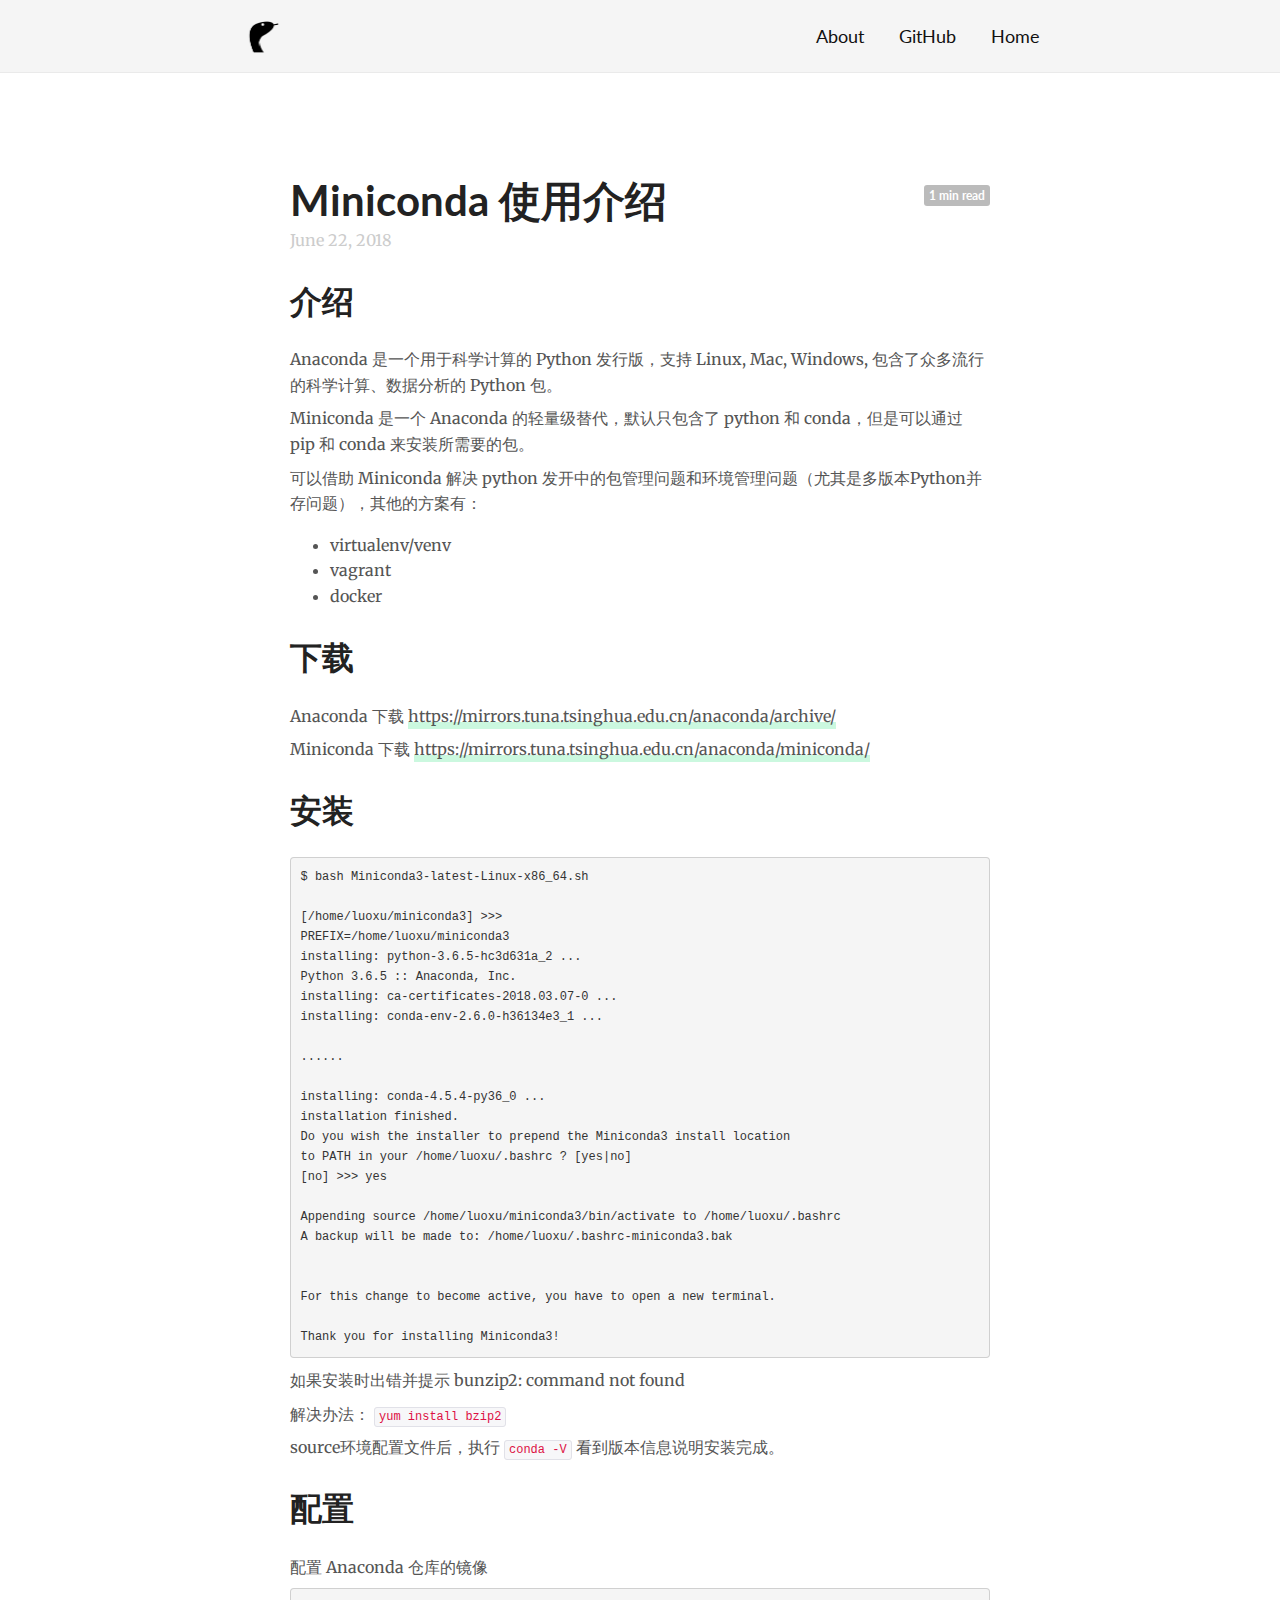
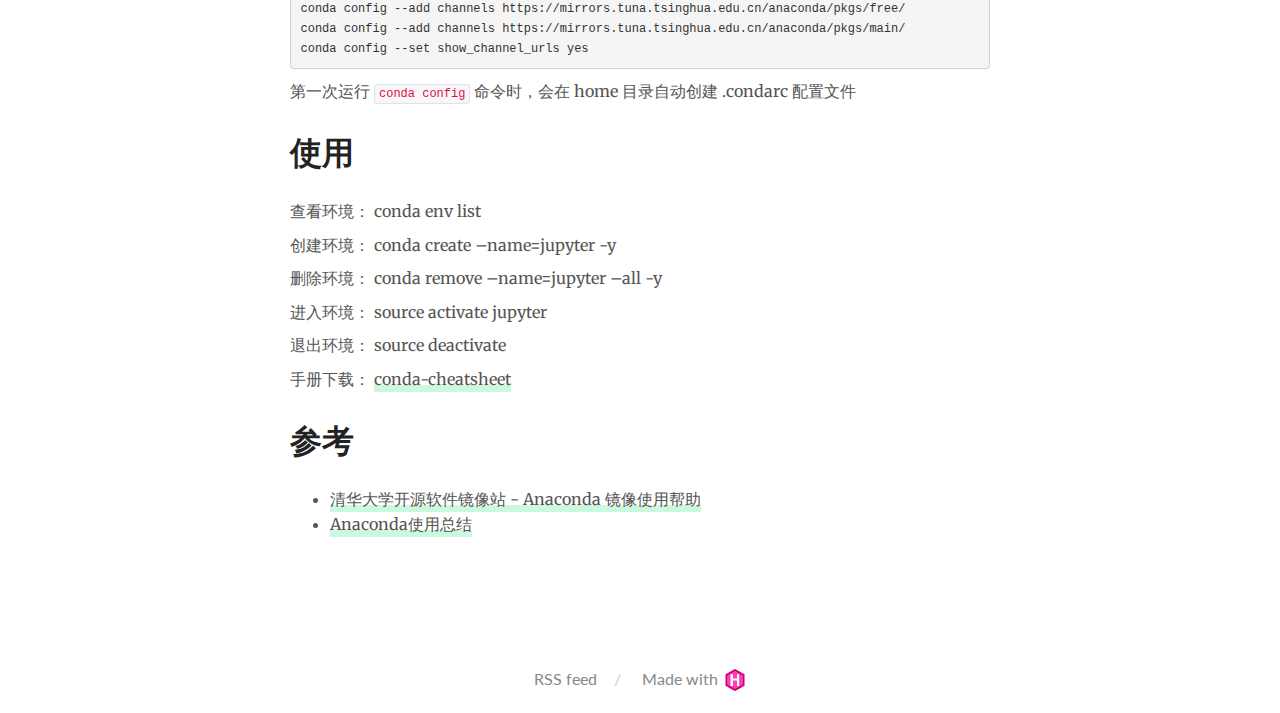
<file: 2018/06/22/miniconda-使用介绍/index.html>
<!DOCTYPE html>
<html lang="en-us">
  <head>
    <meta charset="utf-8">
<meta name="viewport" content="width=device-width, initial-scale=1.0">
<meta name="generator" content="Hugo 0.41" />


<title>Miniconda 使用介绍 - Luoxu34&#39;s Blog</title>
<meta property="og:title" content="Miniconda 使用介绍 - Luoxu34&#39;s Blog">



  






<link rel="icon" href="https://luoxu34.github.io/images/favicon.png" type="image/x-icon"/>
<link rel="stylesheet" href="https://luoxu34.github.io/css/main.css" media="all">
<link rel="stylesheet" href="//fonts.googleapis.com/css?family=Merriweather:400|Lato:400,400italic,700">

  </head>
  <body>
    <div class="wrapper">
      <header class="header">
        <nav class="nav">
  <a href="https://luoxu34.github.io/" class="nav-logo">
    <img src="https://luoxu34.github.io/images/logo.png" 
         width="50" 
         height="50" 
         alt="Logo">
  </a>

  <ul class="nav-links">
    
    <li><a href="/about/">About</a></li>
    
    <li><a href="https://github.com/luoxu34">GitHub</a></li>
    
    <li><a href="https://luoxu34.github.io/">Home</a></li>
    
  </ul>
</nav>

      </header>


<main class="content" role="main">

  <article class="article">
    
    <span class="article-duration">1 min read</span>
    

    <h1 class="article-title">Miniconda 使用介绍</h1>

    
    <span class="article-date">June 22, 2018</span>
    

    <div class="article-content">
      

<h1 id="介绍">介绍</h1>

<p>Anaconda 是一个用于科学计算的 Python 发行版，支持 Linux, Mac, Windows, 包含了众多流行的科学计算、数据分析的 Python 包。</p>

<p>Miniconda 是一个 Anaconda 的轻量级替代，默认只包含了 python 和 conda，但是可以通过 pip 和 conda 来安装所需要的包。</p>

<p>可以借助 Miniconda 解决 python 发开中的包管理问题和环境管理问题（尤其是多版本Python并存问题），其他的方案有：</p>

<ul>
<li>virtualenv/venv</li>
<li>vagrant</li>
<li>docker</li>
</ul>

<h1 id="下载">下载</h1>

<p>Anaconda 下载 <a href="https://mirrors.tuna.tsinghua.edu.cn/anaconda/archive/">https://mirrors.tuna.tsinghua.edu.cn/anaconda/archive/</a></p>

<p>Miniconda 下载 <a href="https://mirrors.tuna.tsinghua.edu.cn/anaconda/miniconda/">https://mirrors.tuna.tsinghua.edu.cn/anaconda/miniconda/</a></p>

<h1 id="安装">安装</h1>

<pre><code>$ bash Miniconda3-latest-Linux-x86_64.sh

[/home/luoxu/miniconda3] &gt;&gt;&gt;
PREFIX=/home/luoxu/miniconda3
installing: python-3.6.5-hc3d631a_2 ...
Python 3.6.5 :: Anaconda, Inc.
installing: ca-certificates-2018.03.07-0 ...
installing: conda-env-2.6.0-h36134e3_1 ...

......

installing: conda-4.5.4-py36_0 ...
installation finished.
Do you wish the installer to prepend the Miniconda3 install location
to PATH in your /home/luoxu/.bashrc ? [yes|no]
[no] &gt;&gt;&gt; yes

Appending source /home/luoxu/miniconda3/bin/activate to /home/luoxu/.bashrc
A backup will be made to: /home/luoxu/.bashrc-miniconda3.bak


For this change to become active, you have to open a new terminal.

Thank you for installing Miniconda3!
</code></pre>

<p>如果安装时出错并提示 bunzip2: command not found</p>

<p>解决办法： <code>yum install bzip2</code></p>

<p>source环境配置文件后，执行 <code>conda -V</code> 看到版本信息说明安装完成。</p>

<h1 id="配置">配置</h1>

<p>配置 Anaconda 仓库的镜像</p>

<pre><code>conda config --add channels https://mirrors.tuna.tsinghua.edu.cn/anaconda/pkgs/free/
conda config --add channels https://mirrors.tuna.tsinghua.edu.cn/anaconda/pkgs/main/
conda config --set show_channel_urls yes
</code></pre>

<p>第一次运行 <code>conda config</code> 命令时，会在 home 目录自动创建 .condarc 配置文件</p>

<h1 id="使用">使用</h1>

<p>查看环境： conda env list</p>

<p>创建环境： conda create &ndash;name=jupyter -y</p>

<p>删除环境： conda remove &ndash;name=jupyter &ndash;all -y</p>

<p>进入环境： source activate jupyter</p>

<p>退出环境： source deactivate</p>

<p>手册下载： <a href="https://conda.io/docs/_downloads/conda-cheatsheet.pdf">conda-cheatsheet</a></p>

<h1 id="参考">参考</h1>

<ul>
<li><a href="https://mirrors.tuna.tsinghua.edu.cn/help/anaconda/">清华大学开源软件镜像站 - Anaconda 镜像使用帮助</a></li>
<li><a href="http://python.jobbole.com/86236/">Anaconda使用总结</a></li>
</ul>

    </div>
  </article>

  

</main>

      <footer class="footer">
        <ul class="footer-links">
          <li>
            <a href="https://luoxu34.github.io/index.xml" type="application/rss+xml" target="_blank">RSS feed</a>
          </li>
          <li>
            <a href="https://gohugo.io/" class="footer-links-kudos">Made with <img src="https://luoxu34.github.io/images/hugo-logo.png" width="22" height="22"></a>
          </li>
        </ul>
      </footer>

    </div>

    
  </body>
</html>
</file>
